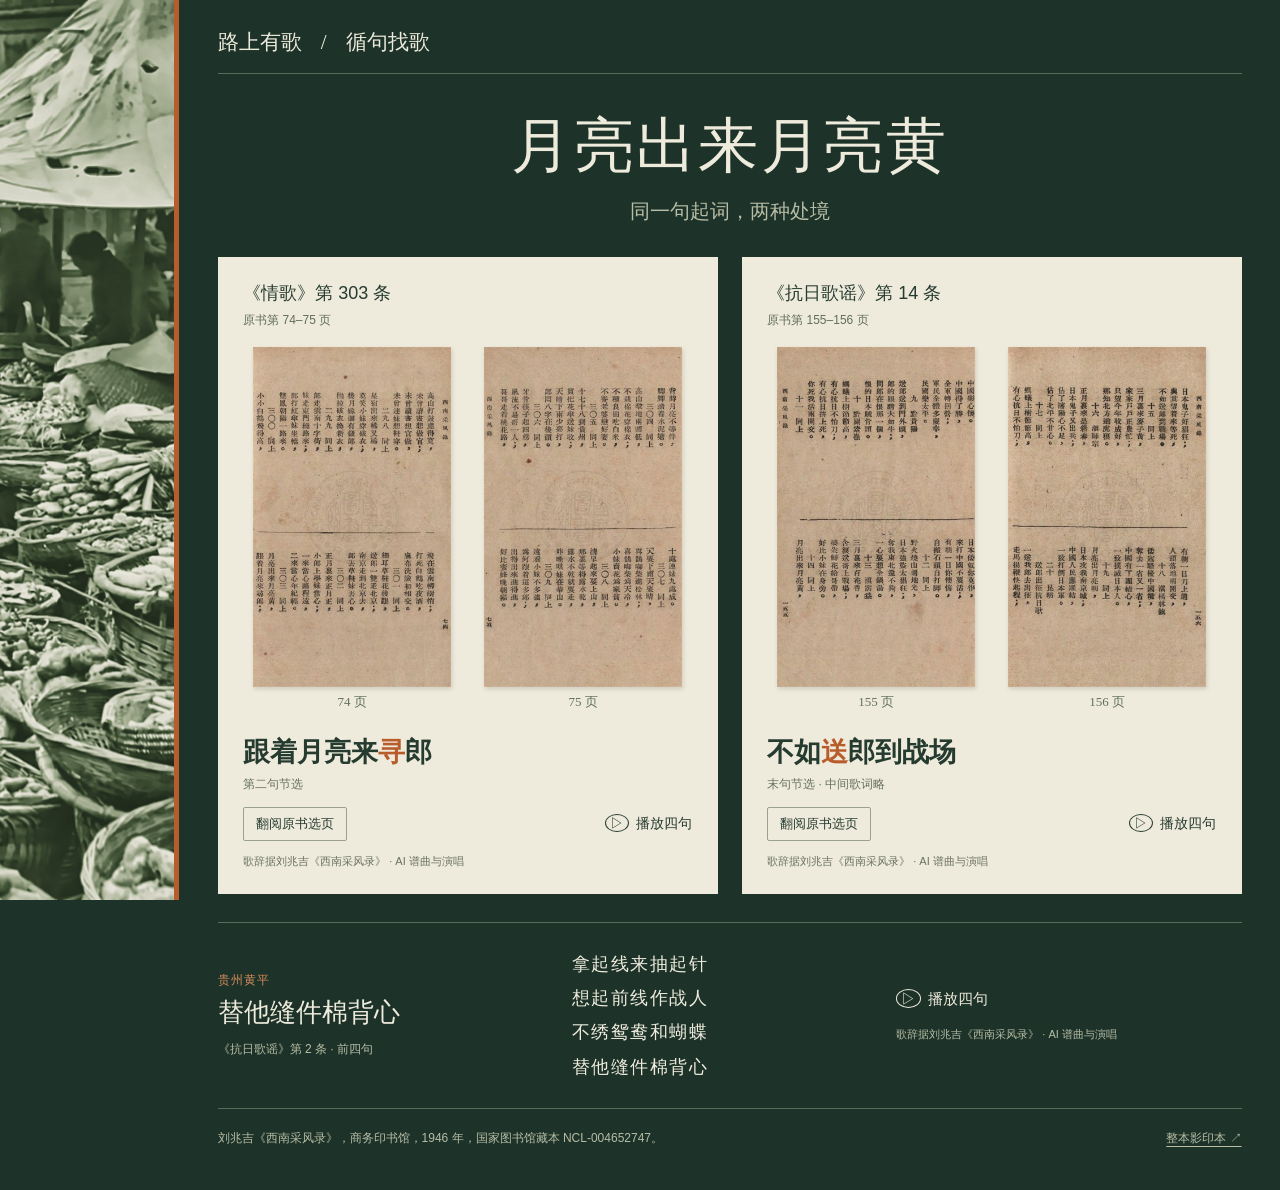
<file: index.html>
<!doctype html><html lang="zh-CN"><head><meta charset="utf-8"><meta name="viewport" content="width=device-width,initial-scale=1"><meta name="theme-color" content="#1d3329"><title>循句找歌 · 月亮</title><link rel="stylesheet" href="styles.css"><script defer src="data.js"></script><script defer src="pages.generated.js"></script><script defer src="app.js"></script></head><body>
<a class="skip" href="#songs">跳到两首歌</a><aside class="market" aria-hidden="true"></aside>
<main id="home"><header class="masthead">路上有歌 <span>/</span> 循句找歌</header><section class="opening"><h1 id="opening-title">月亮出来月亮黄</h1><p>同一句起词，两种处境</p></section><section class="cards" id="songs" aria-label="两首歌对读"></section><section id="huangping" class="huangping" aria-labelledby="huangping-title"></section><footer><p id="source"></p><a class="full-book" target="_blank" rel="noopener noreferrer">整本影印本 ↗</a></footer></main>
<dialog id="reader" aria-labelledby="reader-title">
 <header class="reader-head"><div><h2 id="reader-title">西南采风录</h2><p>原书选页 <span id="range-label"></span></p></div><button id="close-reader" type="button" aria-label="关闭阅读器，返回首页">关闭 ×</button></header>
 <nav class="bookmarks" aria-label="两首歌书签"></nav>
 <div class="toolbar" aria-label="阅读工具"><div class="zoom-tools"><button id="zoom-out" aria-label="缩小书影">−</button><output id="zoom-label">100%</output><button id="zoom-in" aria-label="放大书影">＋</button><button id="fit">适合窗口</button></div><label><input type="checkbox" id="show-marks" checked> 歌辞标注</label><a class="full-book" target="_blank" rel="noopener noreferrer">整本影印本 ↗</a></div>
 <div class="viewport" id="viewport" tabindex="0" aria-label="书页区域。左右方向键翻页，放大后可拖动书影"><div id="book" class="book"><div id="spread" class="spread"></div><div class="turning-sheet" id="turning-sheet" aria-hidden="true"><div class="sheet-front"></div><div class="sheet-back"></div></div></div></div>
 <div class="page-nav"><button id="previous">上一页 →</button><span id="page-label" aria-live="polite"></span><button id="next">← 下一页</button></div><p id="reader-hint" class="reader-hint"></p>
 <section id="reader-audio" class="reader-audio" aria-label="目标歌试听"></section><p id="reader-status" role="status" aria-live="polite"></p>
</dialog><p id="announcement" class="sr-only" role="status" aria-live="polite"></p><noscript><p>请启用 JavaScript 以使用原书阅读器。</p></noscript></body></html>
</file>
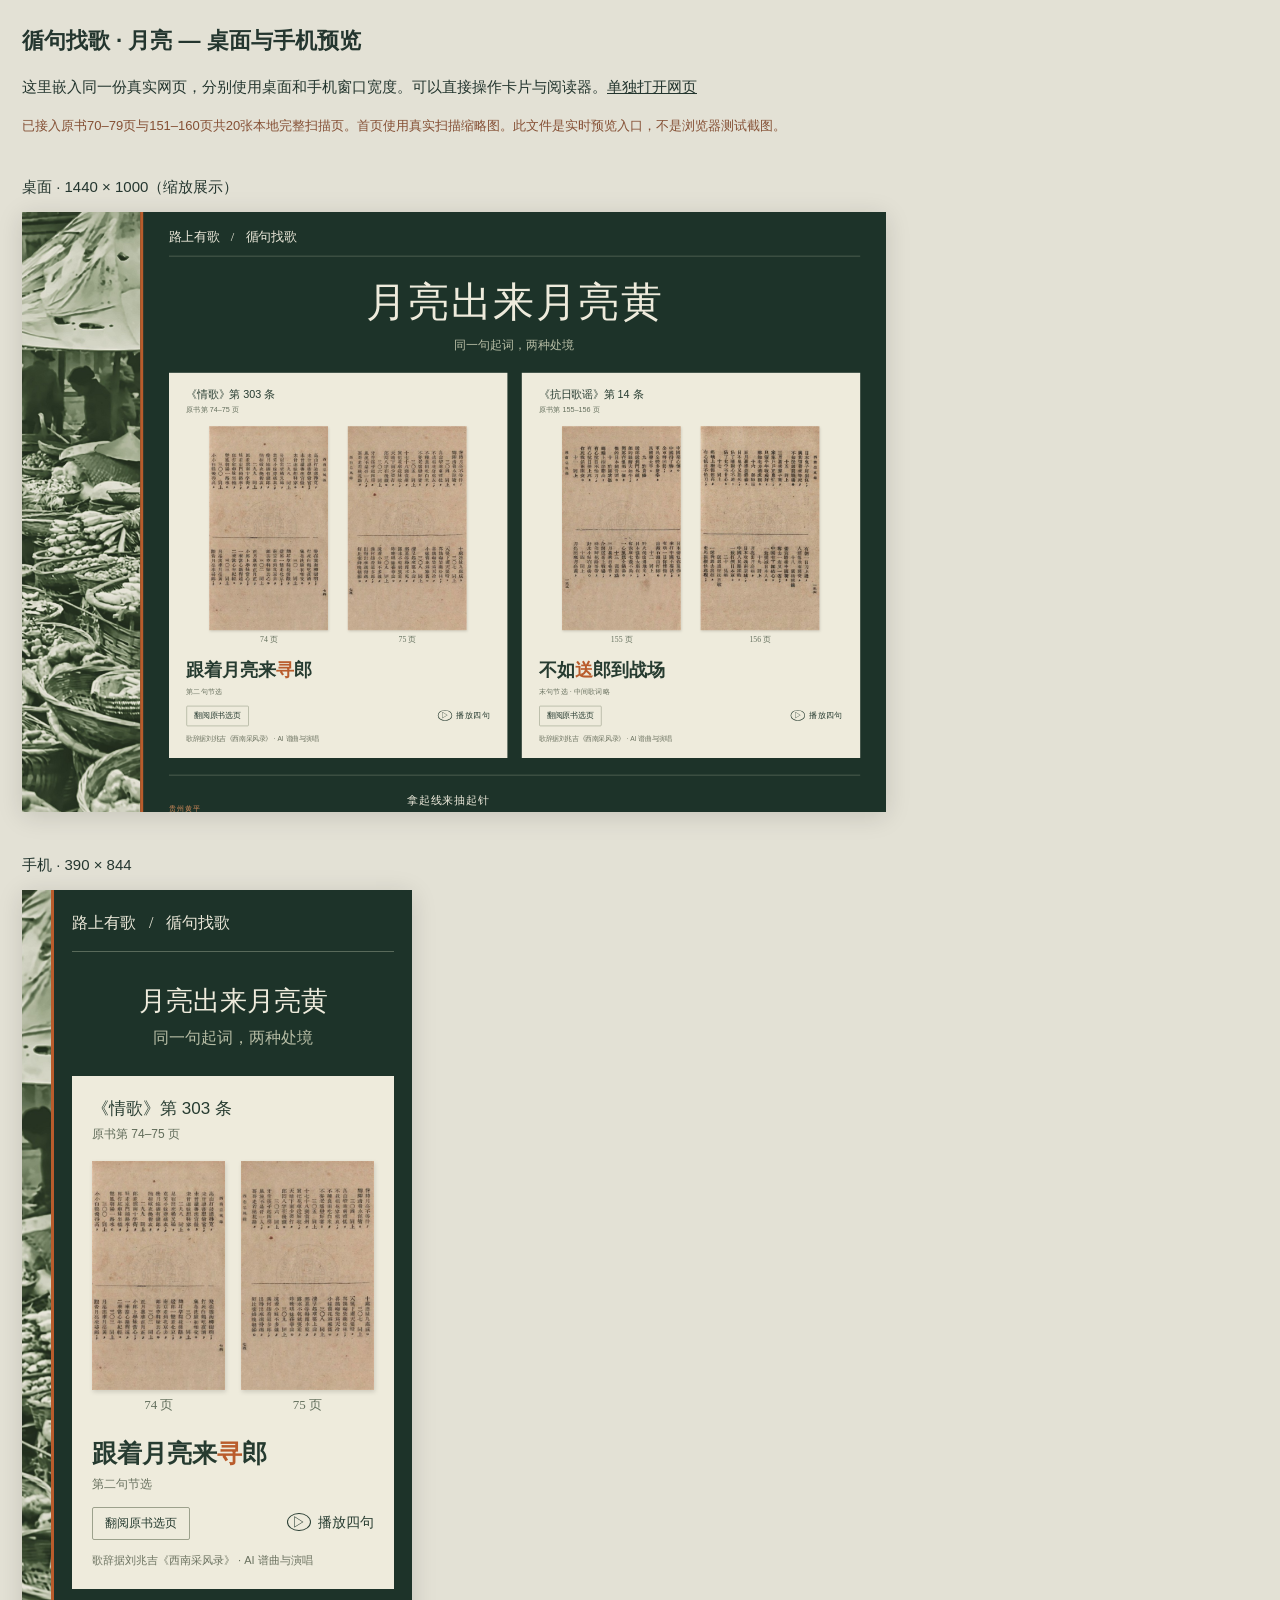
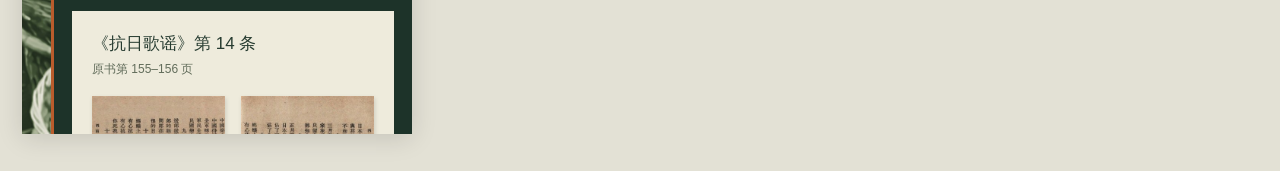
<file: previews.html>
<!doctype html><html lang="zh-CN"><head><meta charset="utf-8"><meta name="viewport" content="width=device-width,initial-scale=1"><title>桌面与手机 · 本地预览</title><style>*{box-sizing:border-box}body{font:15px/1.7 'Microsoft YaHei',sans-serif;background:#e3e1d5;color:#24362f;margin:0;padding:22px}h1{font-size:22px;margin:0}p{max-width:850px}a{color:inherit}section{display:inline-block;vertical-align:top;margin:12px 22px 15px 0}h2{font-size:15px;font-weight:400}iframe{border:0;display:block;transform-origin:top left;background:#1d3329}.desktop{width:864px;height:600px;overflow:hidden;box-shadow:0 4px 24px #0002}.desktop iframe{width:1440px;height:1000px;transform:scale(.6)}.phone{width:390px;height:844px;box-shadow:0 4px 24px #0002}.phone iframe{width:390px;height:844px}.notice{color:#855035;font-size:13px}@media(max-width:930px){.desktop{width:calc(100vw - 44px);overflow:auto;height:600px}.desktop iframe{transform:none}.phone{max-width:100%;overflow:auto}}</style></head><body><h1>循句找歌 · 月亮 — 桌面与手机预览</h1><p>这里嵌入同一份真实网页，分别使用桌面和手机窗口宽度。可以直接操作卡片与阅读器。<a href="index.html" target="_blank">单独打开网页</a></p><p class="notice">已接入原书70–79页与151–160页共20张本地完整扫描页。首页使用真实扫描缩略图。此文件是实时预览入口，不是浏览器测试截图。</p><section><h2>桌面 · 1440 × 1000（缩放展示）</h2><div class="desktop"><iframe src="index.html" title="桌面版实时预览"></iframe></div></section><section><h2>手机 · 390 × 844</h2><div class="phone"><iframe src="index.html" title="手机版实时预览"></iframe></div></section></body></html>
</file>
<file: styles.css>
:root{--green:#1d3329;--ink:#263b30;--paper:#eeebdc;--muted:#b7bda5;--orange:#b95c2c;--line:#b5bba366;--serif:'Source Han Serif SC','Noto Serif CJK SC','Songti SC',SimSun,serif;--sans:'Source Han Sans SC','Microsoft YaHei',sans-serif}*{box-sizing:border-box}body{margin:0;background:var(--green);color:var(--paper);font-family:var(--sans);line-height:1.65}.market{position:fixed;inset:0 auto 0 0;width:14%;background:url('assets/images/market.jpeg') center/cover;border-right:5px solid var(--orange)}main{margin-left:14%;padding:28px clamp(24px,3vw,60px) 24px;max-width:1800px}.masthead{padding:0 0 17px;border-bottom:1px solid var(--line);font:500 21px var(--serif)}.masthead span{margin:0 14px}.opening{text-align:center;padding:30px 0 32px}h1{font:500 clamp(32px,4.7vw,70px)/1.4 var(--serif);letter-spacing:.04em;margin:0}.opening p{font:20px var(--serif);color:var(--muted);margin:10px 0 0}.cards{display:grid;grid-template-columns:repeat(2,minmax(0,1fr));gap:24px}.card{background:var(--paper);color:var(--ink);padding:22px clamp(18px,2vw,32px) 24px;min-width:0}.card h2{font-weight:400;font-size:18px;margin:0}.page-summary{font-size:12px;color:#626d5b;margin:2px 0 16px}.thumbnails{display:grid;grid-template-columns:1fr 1fr;gap:22px;margin:0 auto 19px;max-width:440px}.thumbnail{background:none;border:0;padding:0;min-width:0;color:inherit;cursor:pointer}.thumbnail img{display:block;width:100%;height:min(33vw,340px);object-fit:contain;filter:drop-shadow(1px 2px 2px #0002)}.thumbnail span{display:block;margin-top:6px;font:13px var(--serif);color:#64705e}.lyric{font:600 clamp(22px,2.1vw,32px)/1.65 var(--serif);margin:0;user-select:text}.accent,.singing{color:var(--orange)!important}.excerpt-label{font-size:12px;color:#68715f;margin:1px 0 12px}.card-actions{display:flex;align-items:center;gap:12px;justify-content:space-between;flex-wrap:wrap}button,a{touch-action:manipulation}button{font:14px var(--sans);color:inherit;cursor:pointer;border:1px solid currentColor;border-radius:2px;padding:7px 12px;background:transparent}button:hover:not(:disabled){background:#73816b22}button:disabled{cursor:default;opacity:.4}.open-book{font-size:13px;border-color:#9ca18c}.listen{border:0;padding:5px 0;white-space:nowrap}.listen:before{content:'▷';border:1px solid;border-radius:50%;padding:0 4px;margin-right:7px}.listen[aria-pressed=true]:before{content:'Ⅱ'}.audio-pending{font-size:13px;color:#6a715f}.audio-credit{font-size:11px;color:#6a715f;margin:11px 0 0}.asset-note{font-size:11px;color:#7c6048;margin:10px 0 0}footer{display:flex;align-items:baseline;justify-content:space-between;gap:20px;color:var(--muted);font-size:12px;padding-top:20px}footer p{margin:0;max-width:70%}a{color:inherit;text-underline-offset:4px}.full-book{white-space:nowrap;font-size:12px}button:focus-visible,a:focus-visible,input:focus-visible,[tabindex]:focus-visible{outline:2px solid #e49d63;outline-offset:4px}.skip{position:fixed;top:-100px;left:20px;z-index:20;background:var(--paper);color:var(--ink);padding:10px}.skip:focus{top:10px}.sr-only{position:absolute;width:1px;height:1px;overflow:hidden;clip-path:inset(50%)}[hidden]{display:none!important}
dialog{padding:18px 26px 12px;border:1px solid #7c8977;background:#14271f;color:var(--paper);width:calc(100vw - 36px);max-width:1500px;height:calc(100dvh - 28px);max-height:none;overflow:hidden}dialog::backdrop{background:#07150fed}.reader-head{display:flex;justify-content:space-between;gap:20px;align-items:center}.reader-head h2{font:22px var(--serif);margin:0}.reader-head p{font-size:11px;color:var(--muted);margin:2px 0}.reader-head button{font-size:12px}.bookmarks{display:flex;justify-content:center;gap:10px;margin:8px 0}.bookmarks button{font-size:13px;border-color:#809079;color:var(--muted)}.bookmarks button[aria-current=true]{background:var(--paper);color:var(--ink);border-bottom:3px solid var(--orange)}.toolbar{display:flex;align-items:center;justify-content:space-between;gap:12px;font-size:12px;color:var(--muted);min-height:38px}.toolbar button{font-size:12px;padding:3px 9px;border-color:#7e8b75}.zoom-tools{display:flex;align-items:center;gap:7px}.zoom-tools output{font-size:11px;width:38px;text-align:center}.toolbar label{cursor:pointer;white-space:nowrap}.toolbar input{accent-color:var(--orange)}.viewport{position:relative;height:calc(100% - 260px);min-height:180px;overflow:hidden;display:flex;align-items:center;justify-content:center;touch-action:none;margin-top:7px;perspective:1800px}.book{height:100%;aspect-ratio:1.18;max-width:92%;position:relative;transform-origin:center;will-change:transform;filter:drop-shadow(0 13px 15px #0005)}.spread{display:flex;width:100%;height:100%;position:relative;perspective:1800px}.page{position:relative;width:50%;height:100%;background:#d7c5a1;overflow:hidden;flex-shrink:0;user-select:none}.page img{width:100%;height:100%;object-fit:fill;display:block;pointer-events:none}.page:after{content:'';position:absolute;inset:0;pointer-events:none;box-shadow:inset -10px 0 17px -16px #2b1b0d}.page+.page:after{box-shadow:inset 10px 0 17px -16px #2b1b0d}.page-number{position:absolute;bottom:1%;left:0;right:0;text-align:center;font-size:10px;color:#473e2c;background:#eee5cfb3;width:60px;margin:auto;border-radius:10px}.missing-page{height:100%;display:flex;flex-direction:column;align-items:center;justify-content:center;text-align:center;padding:24px;color:#4c4938;background:#e4d9ba}.missing-page strong{font:24px var(--serif)}.missing-page p{font-size:12px;max-width:190px}.annotation{position:absolute;border:1.5px solid var(--orange);background:#b95c2c08;pointer-events:none}.annotation.singing{background:#c86d3130;border-width:2.5px}.hide-marks .annotation{display:none}.corner{position:absolute;bottom:0;width:48px;height:48px;z-index:2;pointer-events:none;opacity:.7}.page:first-child .corner{left:0;background:linear-gradient(45deg,#7b563d45,transparent 50%)}.page:last-child .corner{right:0;background:linear-gradient(-45deg,#7b563d45,transparent 50%)}.turning-sheet{display:none;position:absolute;top:0;width:50%;height:100%;transform-style:preserve-3d;z-index:5;pointer-events:none;filter:drop-shadow(12px 0 15px #0005)}.turning-sheet.next{left:0;transform-origin:right center}.turning-sheet.previous{right:0;transform-origin:left center}.sheet-front,.sheet-back{position:absolute;inset:0;backface-visibility:hidden;overflow:hidden;background:#d7c5a1}.sheet-back{transform:rotateY(180deg)}.turning-sheet .page{width:100%}.turning-sheet:after{content:'';position:absolute;inset:0;background:linear-gradient(90deg,#0000,#fff2 75%,#0002);pointer-events:none;backface-visibility:hidden}.page-nav{display:flex;justify-content:center;align-items:center;gap:22px;margin-top:10px}.page-nav button{border-color:#6e7e69;font-size:12px;padding:5px 14px}.page-nav span{font-size:12px;min-width:135px;text-align:center}.reader-hint{text-align:center;color:var(--muted);font-size:11px;margin:5px 0}.reader-audio{display:flex;justify-content:center;align-items:center;gap:16px;min-height:43px;font-size:13px}.reader-audio .lyric{font-size:18px;font-weight:500}.reader-audio .audio-credit{color:var(--muted);margin:0;font-size:10px}.reader-audio .audio-pending{color:var(--muted)}#reader-status{text-align:center;margin:0;font-size:11px;color:#deb18b;min-height:18px}.single .book{aspect-ratio:.59}.single .page{width:100%}.single .turning-sheet{width:100%}.zoomed .viewport{cursor:grab}.zoomed .viewport:active{cursor:grabbing}.jumping .book{animation:jump .18s ease-out}@keyframes jump{from{opacity:.35}to{opacity:1}}
@media(min-width:1700px){.thumbnail img{height:380px}}
@media(max-width:760px){.market{width:32px;border-right-width:3px}main{margin-left:32px;padding:23px 18px}.masthead{font-size:16px}.masthead span{margin:0 9px}.opening{padding:30px 0 27px}h1{font-size:clamp(26px,7vw,42px);letter-spacing:0}.opening p{font-size:16px;margin-top:8px}.cards{grid-template-columns:1fr;gap:22px}.card{padding:19px 20px 20px}.card h2{font-size:17px}.thumbnails{gap:15px}.thumbnail img{height:auto;aspect-ratio:201/344}.lyric{font-size:25px}.card-actions{gap:10px}.open-book{font-size:12px}footer{display:block;font-size:10px}footer p{max-width:none;margin-bottom:10px}dialog{width:100vw;height:100dvh;margin:0;border:0;padding:12px 12px 6px}.reader-head h2{font-size:18px}.reader-head p{font-size:10px}.bookmarks{gap:6px;margin:9px 0}.bookmarks button{font-size:12px;padding:5px 9px}.toolbar{gap:5px;flex-wrap:wrap}.toolbar .full-book{font-size:10px}.toolbar label{font-size:11px}.zoom-tools{gap:4px}.zoom-tools button{padding:3px 6px}.viewport{height:calc(100% - 262px);margin-top:8px}.book{max-width:98%}.page-nav{gap:12px}.page-nav button{padding:5px 9px}.reader-audio{gap:8px;flex-wrap:wrap;line-height:1.4;min-height:54px;padding:4px}.reader-audio .lyric{font-size:16px}.reader-audio .audio-credit{font-size:9px}.reader-hint{font-size:10px}.missing-page strong{font-size:20px}.missing-page p{font-size:11px}}
@media(prefers-reduced-motion:reduce){*,*:before,*:after{animation:none!important;transition:none!important;scroll-behavior:auto!important}}

.audio-message:empty{display:none}.audio-message{font-size:12px;color:#9b4d28}.reader-audio .excerpt-label{margin:0;font-size:10px}.listen-line{border:0;padding:0;text-align:left}
.huangping{scroll-margin-top:24px;display:grid;grid-template-columns:1.1fr 1fr 1.15fr;align-items:center;gap:24px;margin-top:28px;padding:24px 0;border-top:1px solid var(--line);border-bottom:1px solid var(--line)}.huangping h2{font:500 clamp(22px,2vw,29px)/1.5 var(--serif);margin:3px 0 8px}.huangping .place{font-size:12px;color:#d58c5b;letter-spacing:.1em;margin:0}.huangping-meta{font-size:12px;color:var(--muted);margin:0}.huangping-lyrics .lyric{font:400 18px/1.9 var(--serif);letter-spacing:.08em}.huangping-controls .listen{font-size:15px}.huangping .audio-credit{color:var(--muted);max-width:270px;line-height:1.8}.listen[aria-pressed=true]{color:var(--orange)}.huangping .listen[aria-pressed=true],.reader-audio .listen[aria-pressed=true]{color:#ecad7e}
@media(max-width:760px){.huangping{grid-template-columns:1fr;gap:16px;margin-top:24px;padding:22px 4px;scroll-margin-top:16px}.huangping h2{font-size:25px}.huangping-lyrics .lyric{font-size:20px}.huangping-controls{padding-top:2px}.huangping .audio-credit{max-width:none;font-size:11px}}
</file>
